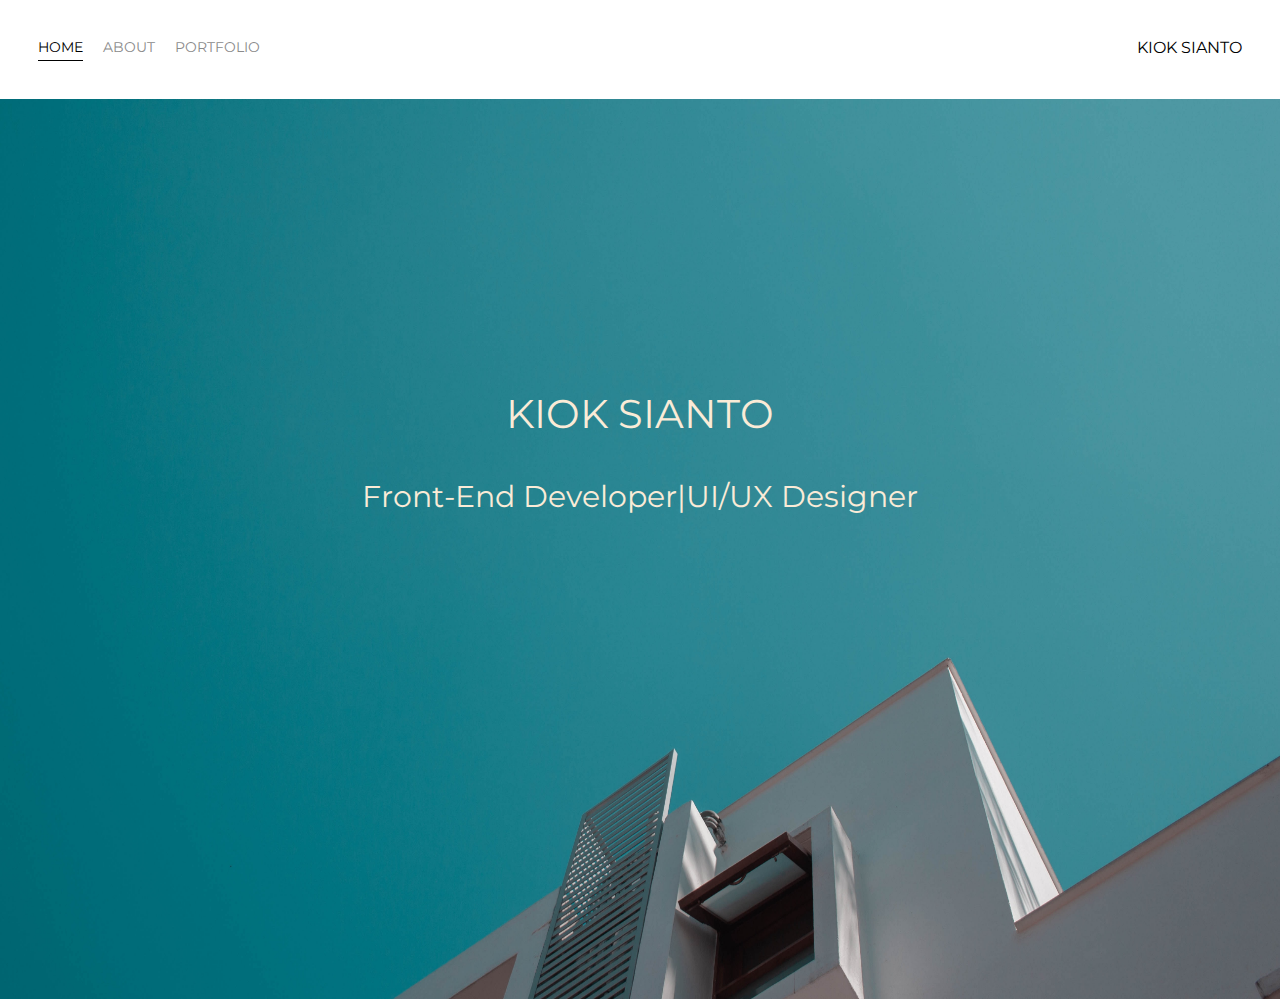
<file: First project/index.html>
<!DOCTYPE html>
<html>
  <head>
    <meta charset="utf=8" />
    <title>Kiok Sianto</title>
    <link rel="preconnect" href="https://fonts.gstatic.com">
<link href="https://fonts.googleapis.com/css2?family=Montserrat&display=swap" rel="stylesheet">
    <link rel="stylesheet" href="Style.css" />
  </head>
  <body>
    <div class="container">
      <div class="nav-wrapper">
        <div class="left-side">
            <div class="nav-link-wrapper active-nav-link">
              <a href="Index.html">HOME</a>
            </div>
            <div class="nav-link-wrapper">
              <a href="About.html">ABOUT</a>
            </div>
            <div class="nav-link-wrapper">
              <a href="Portfolio.html">PORTFOLIO</a>
            </div>
        </div>
        <div class="right-side">
          <div class="brand"></div>
            <div>KIOK SIANTO</div>
          </div>
        </div>
      </div>
     
     <div class="image-background">
       <div class=img-text>
          <div class="img-text-1">
            KIOK SIANTO
          </div>
          <div class="img-text-2">
            Front-End Developer|UI/UX Designer
          </div>
       </div>
      </div>
        
    </div> 
  </body>
</html>
</file>
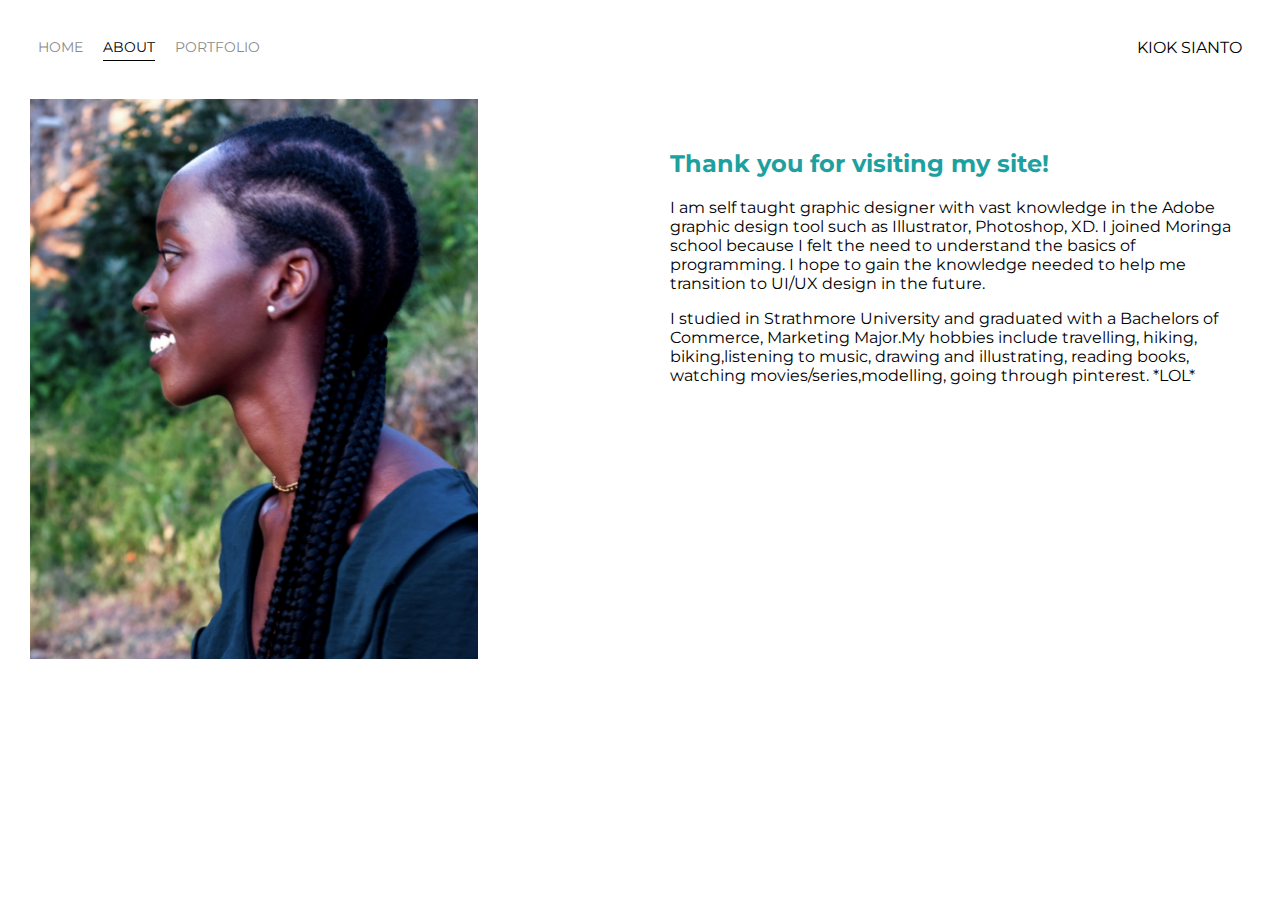
<file: First project/About.html>
<!DOCTYPE html>
<html>
  <head>
    <meta charset="utf=8" />
    <title>About Me</title>
    <link rel="preconnect" href="https://fonts.gstatic.com">
    <link href="https://fonts.googleapis.com/css2?family=Montserrat&display=swap" rel="stylesheet">
    <link rel="stylesheet" href="Style.css" />
  </head>
  <body>
    <div class="container">
      <div class="nav-wrapper">
        <div class="left-side">
          <div class="nav-link-wrapper">
            <a href="index.html">HOME</a>
          </div>
          <div class="nav-link-wrapper active-nav-link">
            <a href="About.html">ABOUT</a>
          </div>
          <div class="nav-link-wrapper">
            <a href="Portfolio.html">PORTFOLIO</a>
          </div>
        </div>
        <div class="right-side">
          <div class="brand"></div>
          <div>KIOK SIANTO</div>
        </div>
      </div>
    </div>
    <div class="content-wrapper">
      <div class="two-column-wrapper">
        <div class="profile-image-wrapper">
          <img src="Side-profile.jpg" alt="Profile shot" />
        </div>
        <div class="profile-content-wrapper">
          <h2>Thank you for visiting my site!</h1>
          <p>
            I am self taught graphic designer with vast knowledge in the Adobe
            graphic design tool such as Illustrator, Photoshop, XD. I joined
            Moringa school because I felt the need to understand the basics of
            programming. I hope to gain the knowledge needed to help me
            transition to UI/UX design in the future.
          </p>
          <p>
            I studied in Strathmore University and graduated with a Bachelors of
            Commerce, Marketing Major.My hobbies include travelling, hiking,
            biking,listening to music, drawing and illustrating, reading books,
            watching movies/series,modelling, going through pinterest. *LOL*
          </p>
        </div>
      </div>
    </div>
  </body>
</html>
</file>
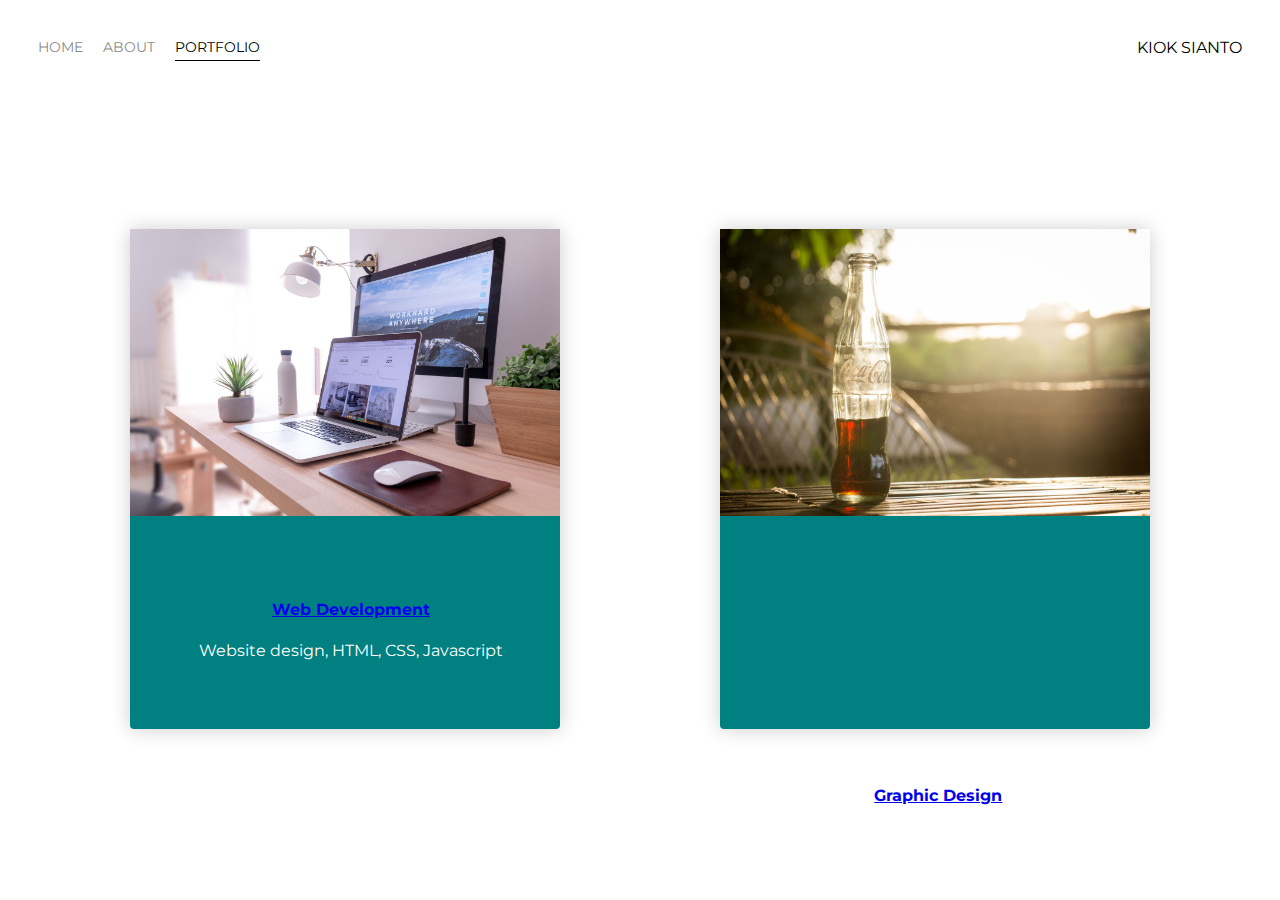
<file: First project/Portfolio.html>
<!DOCTYPE html>
<html>
  <head>
    <meta charset="utf=8" />
    <title>Portfolio</title>
    <link rel="preconnect" href="https://fonts.gstatic.com" />
    <link
      href="https://fonts.googleapis.com/css2?family=Montserrat&display=swap"
      rel="stylesheet"
    />
    <link rel="stylesheet" href="Style.css" />
  </head>
  <body>
    <div class="container">
      <div class="nav-wrapper">
        <div class="left-side">
          <div class="nav-link-wrapper">
            <a href="index.html">HOME</a>
          </div>
          <div class="nav-link-wrapper">
            <a href="About.html">ABOUT</a>
          </div>
          <div class="nav-link-wrapper active-nav-link">
            <a href="Portfolio.html">PORTFOLIO</a>
          </div>
        </div>
        <div class="right-side">
          <div class="brand"></div>
          <div>KIOK SIANTO</div>
        </div>
      </div>
    </div>
    <div class="portfolio">
      <div class="card-1">
        <div class="img-area">
          <img src="Web-development.jpg" alt="Supporting image" />
        </div>
        <div class="text-1">
          <h4>
            <a
              href="https://github.com/kioksianto/Kioksianto-Portfolio/tree/main/HTML"
              >Web Development</a
            >
          </h4>
          <p>Website design, HTML, CSS, Javascript</p>
        </div>
      </div>
      <div class="card-2">
        <div class="img-area">
          <img src="Brand-identity.jpg" alt="Supporting image" />
        </div>
        <div class="text-2">
          <h4>
            <a href="https://www.behance.net/brendasianto">Graphic Design</a>
          </h4>
          <p>For your branding needs</p>
        </div>
      </div>
    </div>
  </body>
</html>
</file>
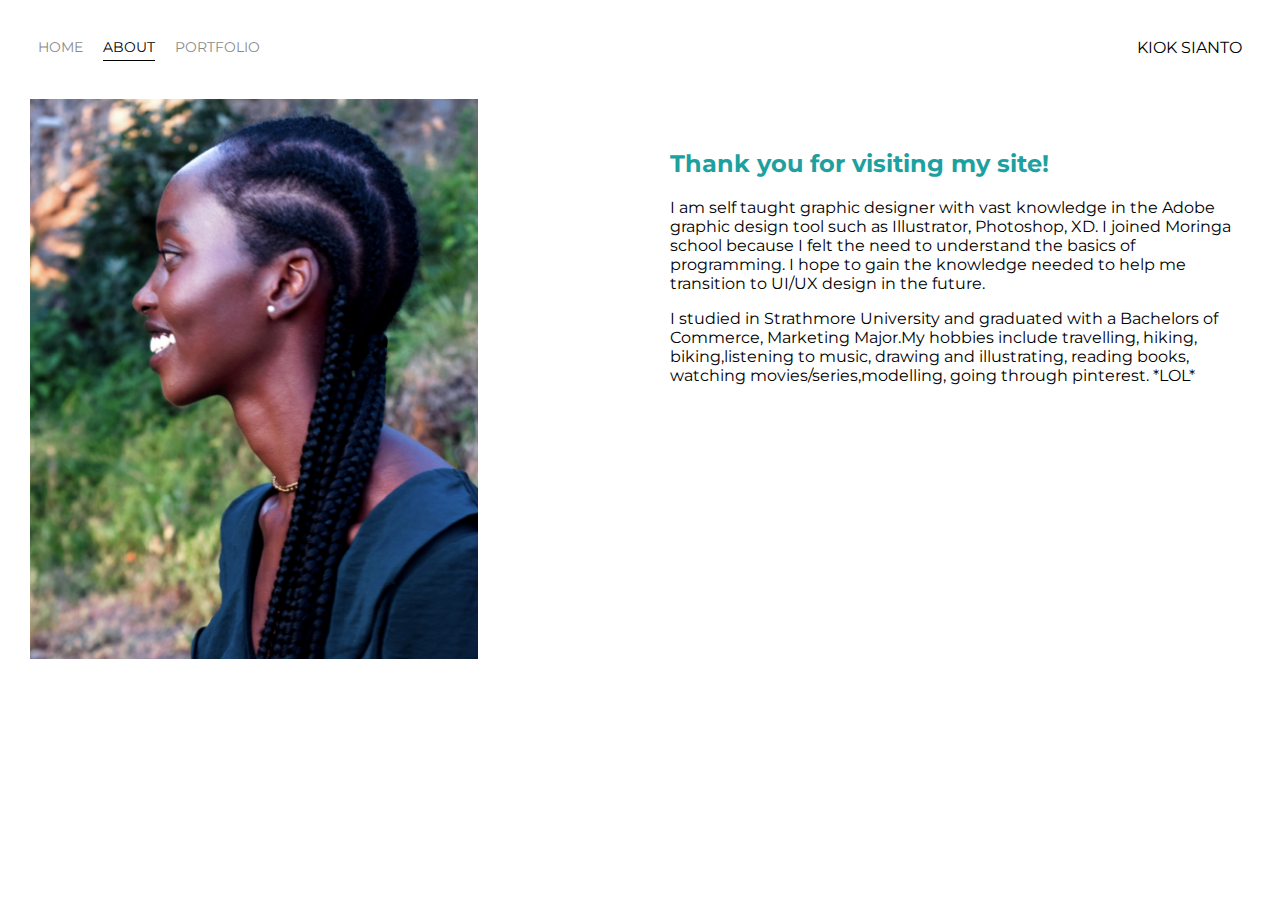
<file: firstproject/About.html>
<!DOCTYPE html>
<html>
  <head>
    <meta charset="utf=8" />
    <title>About Me</title>
    <link rel="preconnect" href="https://fonts.gstatic.com">
    <link href="https://fonts.googleapis.com/css2?family=Montserrat&display=swap" rel="stylesheet">
    <link rel="stylesheet" href="Style.css" />
  </head>
  <body>
    <div class="container">
      <div class="nav-wrapper">
        <div class="left-side">
          <div class="nav-link-wrapper">
            <a href="Index.html">HOME</a>
          </div>
          <div class="nav-link-wrapper active-nav-link">
            <a href="About.html">ABOUT</a>
          </div>
          <div class="nav-link-wrapper">
            <a href="Portfolio.html">PORTFOLIO</a>
          </div>
        </div>
        <div class="right-side">
          <div class="brand"></div>
          <div>KIOK SIANTO</div>
        </div>
      </div>
    </div>
    <div class="content-wrapper">
      <div class="two-column-wrapper">
        <div class="profile-image-wrapper">
          <img src="Side-profile.jpg" alt="Profile shot" />
        </div>
        <div class="profile-content-wrapper">
          <h2>Thank you for visiting my site!</h1>
          <p>
            I am self taught graphic designer with vast knowledge in the Adobe
            graphic design tool such as Illustrator, Photoshop, XD. I joined
            Moringa school because I felt the need to understand the basics of
            programming. I hope to gain the knowledge needed to help me
            transition to UI/UX design in the future.
          </p>
          <p>
            I studied in Strathmore University and graduated with a Bachelors of
            Commerce, Marketing Major.My hobbies include travelling, hiking,
            biking,listening to music, drawing and illustrating, reading books,
            watching movies/series,modelling, going through pinterest. *LOL*
          </p>
        </div>
      </div>
    </div>
  </body>
</html>
</file>
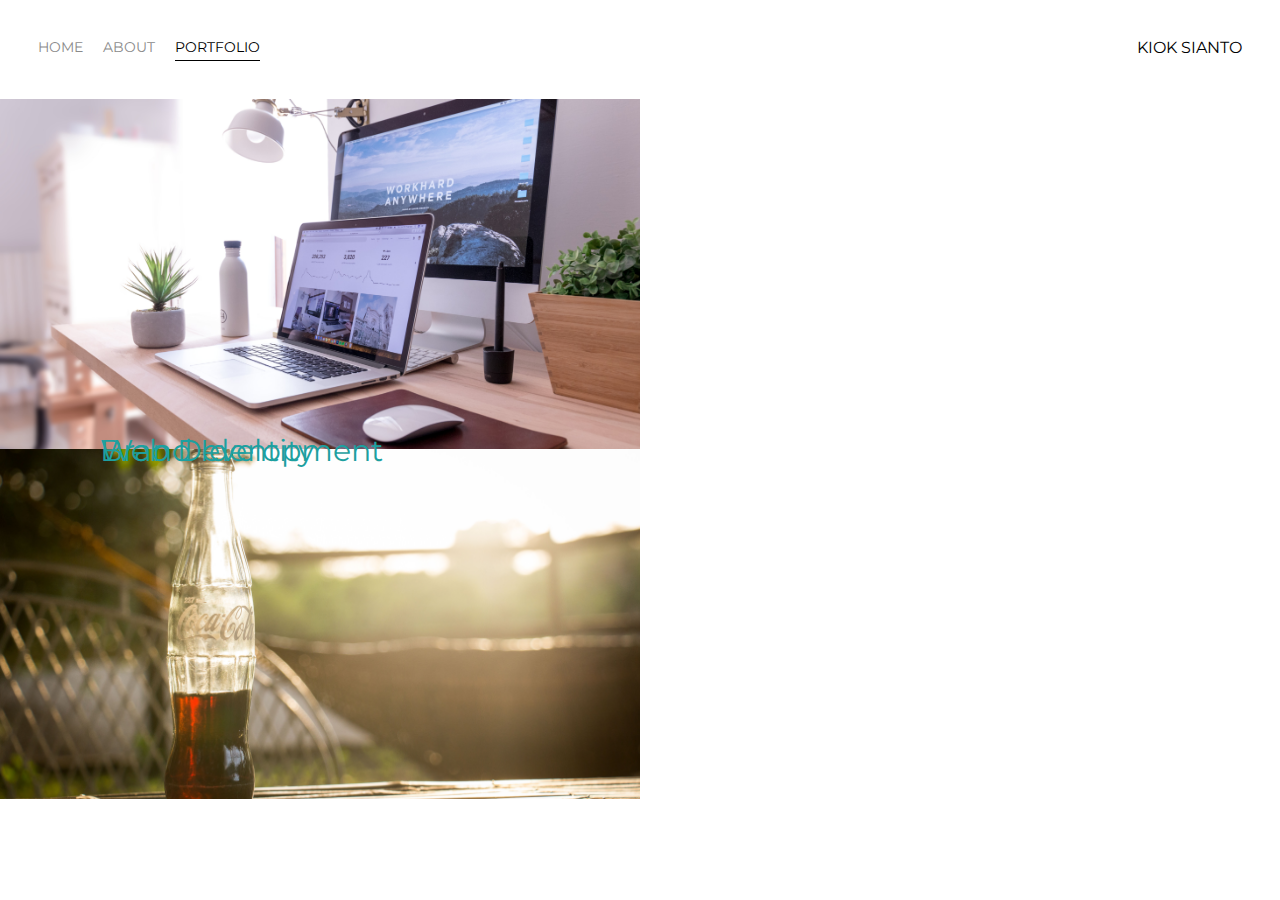
<file: firstproject/Portfolio.html>
<!DOCTYPE html>
<html>
  <head>
    <meta charset="utf=8" />
    <title>Portfolio</title>
    <link rel="preconnect" href="https://fonts.gstatic.com" />
    <link
      href="https://fonts.googleapis.com/css2?family=Montserrat&display=swap"
      rel="stylesheet"
    />
    <link rel="stylesheet" href="Style.css" />
  </head>
  <body>
    <div class="container">
      <div class="nav-wrapper">
        <div class="left-side">
          <div class="nav-link-wrapper">
            <a href="Index.html">HOME</a>
          </div>
          <div class="nav-link-wrapper">
            <a href="About.html">ABOUT</a>
          </div>
          <div class="nav-link-wrapper active-nav-link">
            <a href="Portfolio.html">PORTFOLIO</a>
          </div>
        </div>
        <div class="right-side">
          <div class="brand"></div>
          <div>KIOK SIANTO</div>
        </div>
      </div>
    </div>
    <div class="content-wrapper">
      <div class="portfolio-items-wrapper">
        <div class="column">
          <div
            class="portfolio-img-background"
            style="background-image: url(Web-development.jpg)"
          ></div>
          <div class="subtitle">Web Development</div>
        </div>
      </div>

      <div class="portfolio-items-wrapper">
        <div class="column">
          <div
            class="portfolio-img-background"
            style="background-image: url(Brand-identity.jpg)"
          ></div>
          <div class="subtitle">Brand Identity</div>
        </div>
      </div>
    </div>
  </body>
</html>
</file>
<file: First project/Style.css>
/* master style */
body {
  font-family: "Montserrat", sans-serif;
  margin: 0px;
}
.container {
  display: grid;
}
/* nav-bar style */
.nav-wrapper {
  display: flex;
  justify-content: space-between;
  padding: 38px;
}
.left-side {
  display: flex;
}

.nav-wrapper > .left-side > div {
  margin-right: 20px;
  display: inline-block;
  font-size: 0.9em;
  text-transform: uppercase;
}
.nav-link-wrapper {
  height: 22px;
  border-bottom: 1px solid transparent;
  transition: border-bottom 0.5s;
}
.nav-link-wrapper a {
  color: #8a8a8a;
  text-decoration: none;
  transition: color 0.5s;
}
.nav-link-wrapper:hover {
  border-bottom: 1px solid black;
}

.nav-link-wrapper a:hover {
  color: black;
}
.active-nav-link {
  border-bottom: 1px solid black;
}
.active-nav-link a {
  color: black;
}

/* Home style*/
.img-text {
  text-align: center;
  color: antiquewhite;
  padding: 250px;
}
.img-text-1 {
  text-transform: uppercase;
  padding: 40px;
  font-size: 2.5em;
}

.img-text-2 {
  font-size: 1.88em;
}

.image-background {
  background: url(Blue-sky.jpg) no-repeat center center fixed;
  height: 100vh;
  background-size: 100% 100%;
  background-attachment: scroll;
}

/* Portfolio */

.portfolio {
  box-sizing: border-box;
  display: flex;
  flex-wrap: wrap;
  margin: 20px;
  padding: 30px;
}
.card-1 {
  flex: 1;
  box-shadow: 0 0 20px rgba(0, 0, 0, 0.2);
  width: 150px;
  height: 500px;
  max-width: 600px;
  flex-direction: column;
  background-color: teal;
  border-radius: 4px;
  margin: 80px;
  position: relative;
}
.card-2 {
  flex: 1;
  box-shadow: 0 0 20px rgba(0, 0, 0, 0.2);
  width: 150px;
  height: 500px;
  max-width: 600px;
  flex-direction: column;
  background-color: teal;
  margin: 80px;
  border-radius: 4px;
}
.img-text {
  position: relative;
  justify-content: center;
}
img {
  max-width: 100%;
  height: auto;
}

.text-1 {
  position: absolute;
  top: 70%;
  left: 16%;
  text-align: center;
  color: #fff;
}
.text-2 {
  position: absolute;
  top: 85%;
  right: 19%;
  text-align: center;
  color: #fff;
}

/* About page */

.two-column-wrapper {
  display: grid;
  grid-template-columns: 1fr 1fr;
}
.profile-image-wrapper img {
  width: 70%;
  padding-left: 30px;
}
.profile-content-wrapper {
  padding: 30px;
}
.profile-content-wrapper h2 {
  color: rgb(29, 160, 160);
}
</file>
<file: firstproject/Style.css>
/* master style */
body {
  font-family: "Montserrat", sans-serif;
  margin: 0px;
}
.container {
  display: grid;
}
/* nav-bar style */
.nav-wrapper {
  display: flex;
  justify-content: space-between;
  padding: 38px;
}
.left-side {
  display: flex;
}

.nav-wrapper > .left-side > div {
  margin-right: 20px;
  display: inline-block;
  font-size: 0.9em;
  text-transform: uppercase;
}
.nav-link-wrapper {
  height: 22px;
  border-bottom: 1px solid transparent;
  transition: border-bottom 0.5s;
}
.nav-link-wrapper a {
  color: #8a8a8a;
  text-decoration: none;
  transition: color 0.5s;
}
.nav-link-wrapper:hover {
  border-bottom: 1px solid black;
}

.nav-link-wrapper a:hover {
  color: black;
}
.active-nav-link{
  border-bottom: 1px solid black;

}
.active-nav-link a{
  color: black; important!;
}

/* Home style*/
.img-text {
  text-align: center;
  color: antiquewhite;
  padding: 250px;
}
.img-text-1 {
  text-transform: uppercase;
  padding: 40px;
  font-size: 2.5em;
}

.img-text-2 {
  font-size: 1.88em;
}

.image-background {
  background: url(Blue-sky.jpg) no-repeat center center fixed;
  height: 100vh;
  background-size: 100% 100%;
  background-attachment: scroll;
}

/* Portfolio */
.portfolio-items-wrapper {
  display: grid;
  grid-template-columns: 1fr 1fr;
}
.portfolio-item-wrapper {
  position: relative;
}
.portfolio-img-background {
  height: 350px;
  width: 100%;
  background-size: cover;
  background-position: center;
  background-repeat: no-repeat;
  margin: 0px;
}
.subtitle {
  position: absolute;
  top: 0;
  display: flex;
  flex-direction: column;
  justify-content: center;
  align-items: center;
  height: 100%;
  text-align: center;
  padding-left: 100px;
  padding-right: 100px;
  font-size: 1.88em;
  color: rgb(29, 160, 160);
}
/* About page */
.two-column-wrapper {
  display: grid;
  grid-template-columns: 1fr 1fr;
}
.profile-image-wrapper img {
  width: 70%;
  padding-left: 30px;
}
.profile-content-wrapper {
  padding: 30px;
}
.profile-content-wrapper h2 {
  color: rgb(29, 160, 160);
}
</file>
